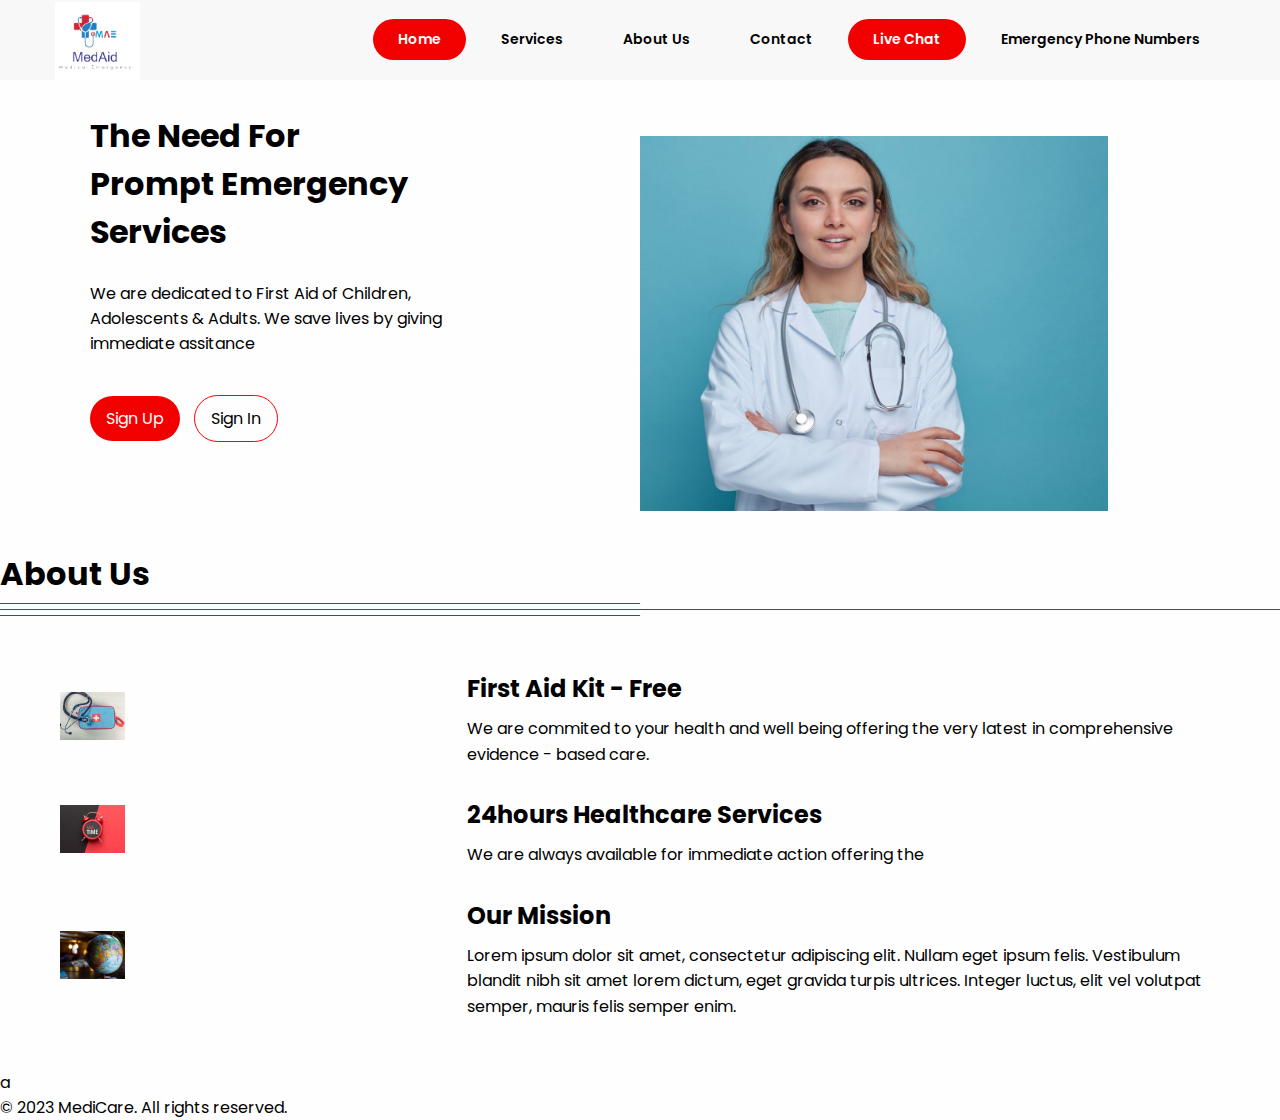
<file: index.html>
<!DOCTYPE html>
<html lang="en">
<head>
    <meta charset="UTF-8">
    <meta name="viewport" content="width=device-width, initial-scale=1.0">
    <title>Medical Emergency Website</title>
    <link rel="stylesheet" href="https://cdnjs.cloudflare.com/ajax/libs/font-awesome/6.4.0/css/all.min.css">
    <link rel="stylesheet" href="style.css">
</head>

<body>
    <header>
        <div class="logo">
            <img src="Assets/med image.jpeg" alt="logo">
        </div>
        <div class="hamburger">
            <div class="line"></div>
            <div class="line"></div>
            <div class="line"></div>
        </div>
        <nav class="nav-bar">
            <ul class="nav-area">
                <li><a href="home.html" class="active">Home</a></li>
                <li><a href="diagnosis.html">Services</a></li>
                <li><a href="aboutus.html">About Us</a></li>
                <li><a href="#Contact">Contact</a></li>
                <li><a href="#Live Chat" class="active">Live Chat</a></li>
                <li><a href="emergencynumbers.html">Emergency Phone Numbers</a></li>
            </ul>
        </nav>
        
    </header>

    <div class="home">
        <div class="main-home">
            <div class="main-inner-home">
                <h1>The Need For</h1>
                <h1>Prompt Emergency</h1>
                <h1>Services</h1>
                <br>
                <p>We are dedicated to First Aid of Children,</p>
                <p>Adolescents & Adults. We save lives by giving</p>
                <p>immediate assitance</p>
                <br>
                <br>
                <a href="signup.html" class="active">Sign Up</a>
                <a href="signin.html" class="inactive">Sign In</a>
            </div>
            <br>
            <div class="main-inner-home">
                <div class="right-content-img">
                    <img src="Assets/Capture 1.jpg" alt="doctor-img">
                </div>
            </div>
        </div>
    </div>

  <header-1>
    <h1>About Us</h1>
    <div class="short-red-line"></div>
    <div class="red-line"></div>
    <div class="short-red-line"></div>
  </header-1>

  <div class="container">
    <div class="about-section">
      <div class="about-image">
        <img src="./Assets/Rectangle 1463.png" alt="Image 1">
      </div>
      <div class="about-text">
        <h2>First Aid Kit - Free</h2>
        <p>We are commited to your health and well being offering the very latest in comprehensive evidence - based care.</p>
      </div>
    </div>

    <div class="about-section">
      <div class="about-image">
        <img src="./Assets/Rectangle 1464.png" alt="Image 2">
      </div>
      <div class="about-text">
        <h2>24hours Healthcare Services</h2>
        <p>We are always available for immediate action offering the </p>
      </div>
    </div>

    <div class="about-section">
      <div class="about-image">
        <img src="./Assets/Rectangle 1466.png" alt="Image 3">
      </div>
      <div class="about-text">
        <h2>Our Mission</h2>
        <p>Lorem ipsum dolor sit amet, consectetur adipiscing elit. Nullam eget ipsum felis. Vestibulum blandit nibh sit amet lorem dictum, eget gravida turpis ultrices. Integer luctus, elit vel volutpat semper, mauris felis semper enim.</p>
      </div>
    </div>
  </div>a
</body>
</html>


    <script>
        hamburger = document.querySelector(".hamburger");
        hamburger.onclick = function() {
            navBar = document.querySelector(".nav-bar");
            navBar.classList.toggle("active");
        }
    </script>
    <footer>
        <p>&copy; 2023 MediCare. All rights reserved.</p>
      </footer>
</body>

</html>
</file>
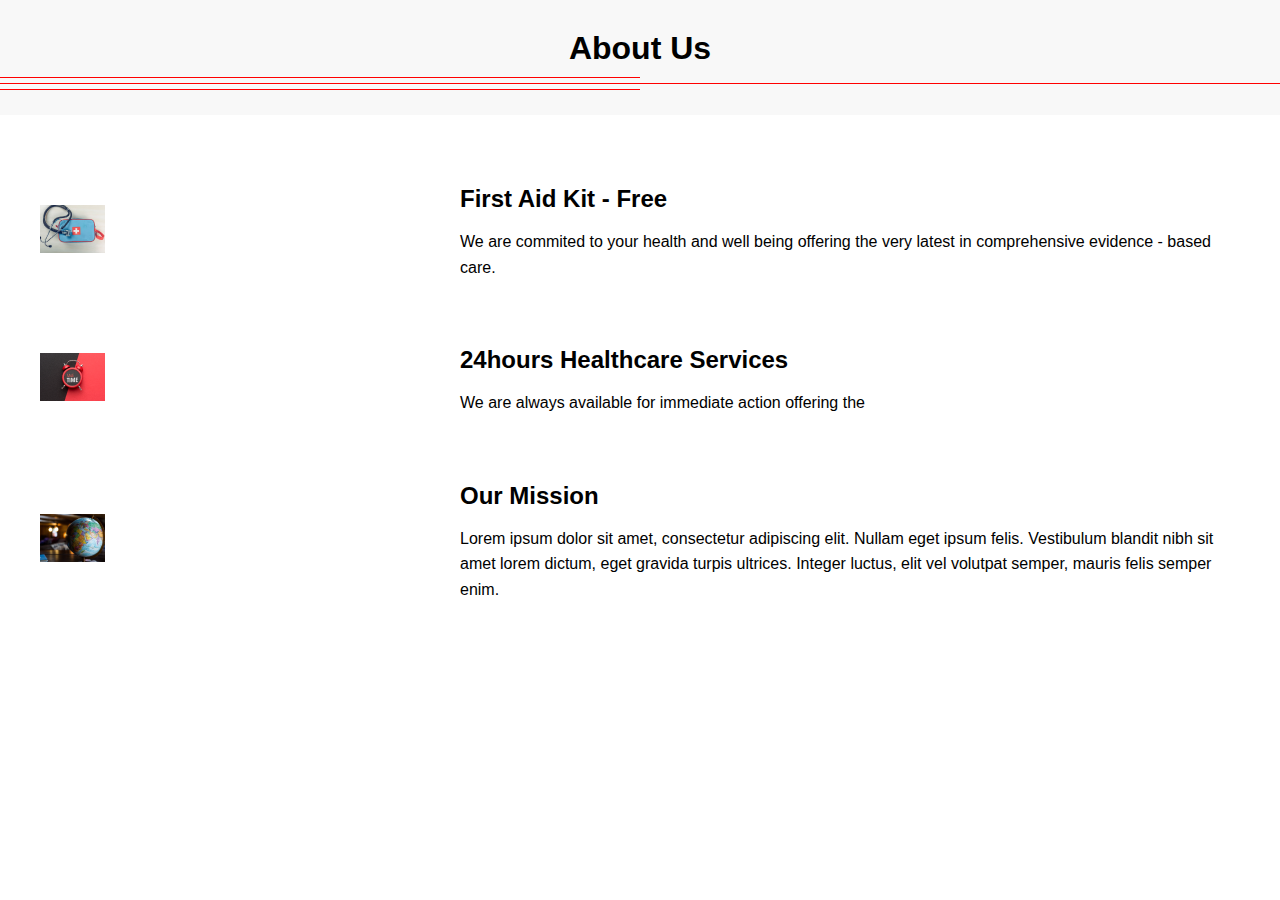
<file: aboutus.html>
<!DOCTYPE html>
<html lang="en">
<head>
  <meta charset="UTF-8">
  <meta name="viewport" content="width=device-width, initial-scale=1.0">
  <title>About Us</title>
  <link rel="stylesheet" href="aboutus.css">
</head>
<body>
  <header>
    <h1>About Us</h1>
    <div class="short-red-line"></div>
    <div class="red-line"></div>
    <div class="short-red-line"></div>
  </header>

  <div class="container">
    <div class="about-section">
      <div class="about-image">
        <img src="./Assets/Rectangle 1463.png" alt="Image 1">
      </div>
      <div class="about-text">
        <h2>First Aid Kit - Free</h2>
        <p>We are commited to your health and well being offering the very latest in comprehensive evidence - based care.</p>
      </div>
    </div>

    <div class="about-section">
      <div class="about-image">
        <img src="./Assets/Rectangle 1464.png" alt="Image 2">
      </div>
      <div class="about-text">
        <h2>24hours Healthcare Services</h2>
        <p>We are always available for immediate action offering the </p>
      </div>
    </div>

    <div class="about-section">
      <div class="about-image">
        <img src="./Assets/Rectangle 1466.png" alt="Image 3">
      </div>
      <div class="about-text">
        <h2>Our Mission</h2>
        <p>Lorem ipsum dolor sit amet, consectetur adipiscing elit. Nullam eget ipsum felis. Vestibulum blandit nibh sit amet lorem dictum, eget gravida turpis ultrices. Integer luctus, elit vel volutpat semper, mauris felis semper enim.</p>
      </div>
    </div>
  </div>
</body>
</html>
</file>
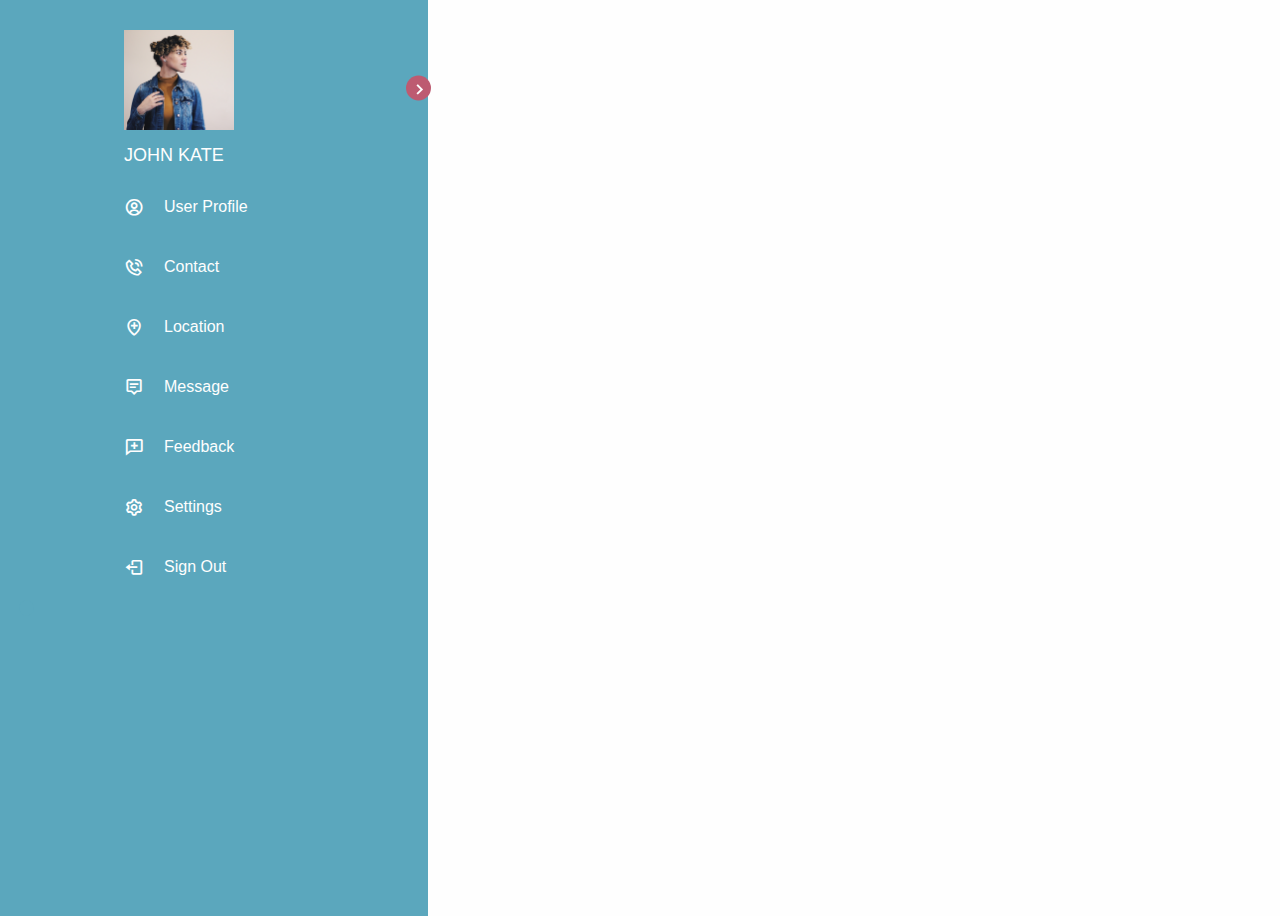
<file: dashboard.html>
<!DOCTYPE html>
<html>

<head>
  <title>Medical Dashboard</title>
  <link rel="stylesheet" href="dashboard.css">
  <link href='https://unpkg.com/boxicons@2.1.4/css/boxicons.min.css' rel='stylesheet'>
</head>

<body>
  <nav class="sidebar">
    <header>
      <div class="dashboard-image">
        <span class="image">
          <img src="Assets/Rectangle 1489 rrr.png" alt="profile-picture">
        </span>
        
        <div class="text-header-text">
          <span class="name">JOHN KATE</span>
        </div>
      </div>

      <i class='bx bx-chevron-right toggle' ></i>
    </header>

    <div class="menu-bar">
      <div class="menu">
        <!-- <li class="search-box">
            <i class='bx bx-search search-tag'></i>
            <input type="search" placeholder="Search...">
        </li> -->
        <ul class="menu-links">
          <li class="nav-link">
            <a href="#">
              <i class='bx bx-user-circle icon'></i>
              <span class="text nav-text">User Profile</span>
            </a>
          </li>
          <li class="nav-link">
            <a href="emergencynumbers.html">
              <i class='bx bx-phone-call icon'></i>
              <span class="text nav-text">Contact </span>
            </a>
          </li>
          <li class="nav-link">
            <a href="location.html">
              <i class='bx bx-location-plus icon'></i>
              <span class="text nav-text">Location</span>
            </a>
          </li>
          <li class="nav-link">
            <a href="#">
              <i class='bx bx-message-alt-detail icon'></i>
              <span class="text nav-text">Message</span>
            </a>
          </li>
          <li class="nav-link">
            <a href="feedback.html">
              <i class='bx bx-comment-add icon'></i>
              <span class="text nav-text">Feedback</span>
            </a>
          </li>
          <li class="nav-link">
            <a href="#">
              <i class='bx bx-cog icon'></i>
              <span class="text nav-text">Settings</span>
            </a>
          </li>
          <li class="nav-link">
            <a href="#">
              <i class='bx bx-log-out icon'></i>
              <span class="text nav-text">Sign Out</span>
            </a>
          </li>
        </ul>
        <div class="toggle-switch">
          <span class="switch"></span>
        </div>
        <!-- <div class="bottom-content">
          <li class="mode">
            <div class="moon-sun">
              <i class='bx bx-moon icon'></i>
              <i class='bx bx-sun icon'></i>
            </div>
            <span >

            </span>
          </li>

        </div> -->
      </div>
    </div>


  </nav>

  <script src="dashboard.js"></script>
  <!-- <div class="container">
    <div class="sidebar">
      <h2>Medical Dashboard</h2>
      <ul>
        <li class="active">User Profile</li>
        <li>Medical Records</li>
        <li>Appointments</li>
        <li>Prescriptions</li>
        <li>Settings</li>
      </ul>
    </div>

     ... Existing code ... -->

    <!-- <div class="main-content">
      <div id="userProfileSection">
        <h1>User Profile</h1>
        <div class="profile">
          <img src="profile image.jpg" alt="User Avatar">
          <div class="profile-details">
            <h3 id="userName">John Doe</h3>
            <p>Age: <span id="userAge">35</span></p>
            <p>Gender: <span id="userGender">Male</span></p>
            <p>Email: <span id="userEmail">john.doe@example.com</span></p>
            <p>Phone: <span id="userPhone">+230 8000000000</span></p>
          </div>
        </div>

      <div id="medicalRecordsSection" style="display: none;">
        <h1>Medical Records</h1>
        
      </div>

      <div id="appointmentsSection" style="display: none;">
        <h1>Appointments</h1>
        ... Add content for Appointments section ... -->
      <!-- </div>

      <div id="prescriptionsSection" style="display: none;">
        <h1>Prescriptions</h1>
         ... Add content for Prescriptions section ... -->
      <!-- </div> -->

      <!-- <div id="settingsSection" style="display: none;">
        <h1>Settings</h1>
         ... Add content for Settings section ... -->
      <!-- </div>
    </div>   -->


</body>

</html>
</file>
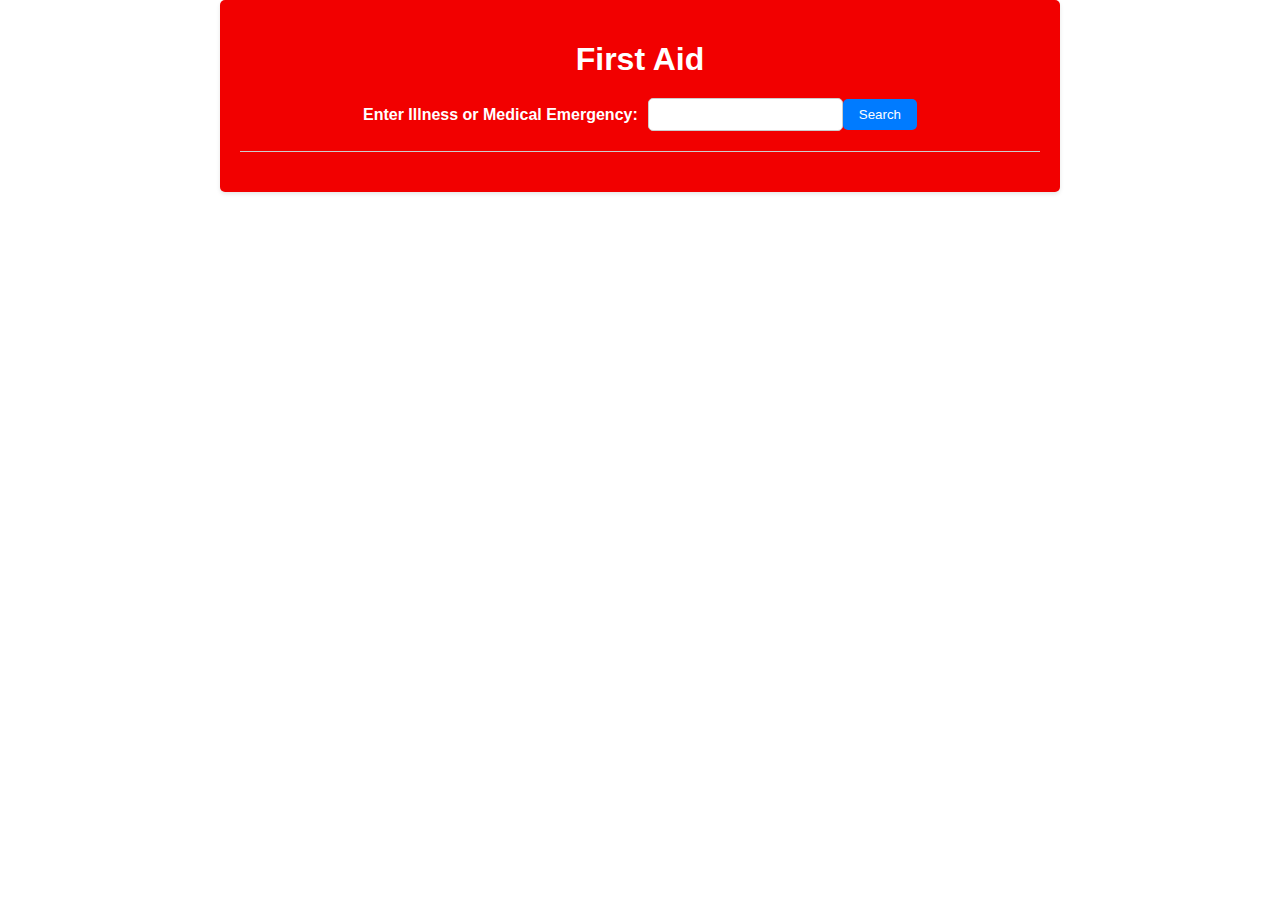
<file: diagnosis.html>
<!DOCTYPE html>
<html lang="en">

<head>
  <meta charset="UTF-8">
  <meta name="viewport" content="width=device-width, initial-scale=1.0">
  <title>Medical Diagnosis</title>
  <link rel="stylesheet" href="diagnosis.css">
</head>

<body>
  <div class="container">
    <h1>First Aid</h1>
    <form>
      <label for="illness">Enter Illness or Medical Emergency:</label>
      <input type="text" id="illness" required>
      <button type="button" onclick="searchIllness()">Search</button>
    </form>

    <div id="result">
      <!-- Result will be displayed here -->
    </div>
  </div>

  <script src="diagnosis.js"></script>
</body>

</html>
</file>
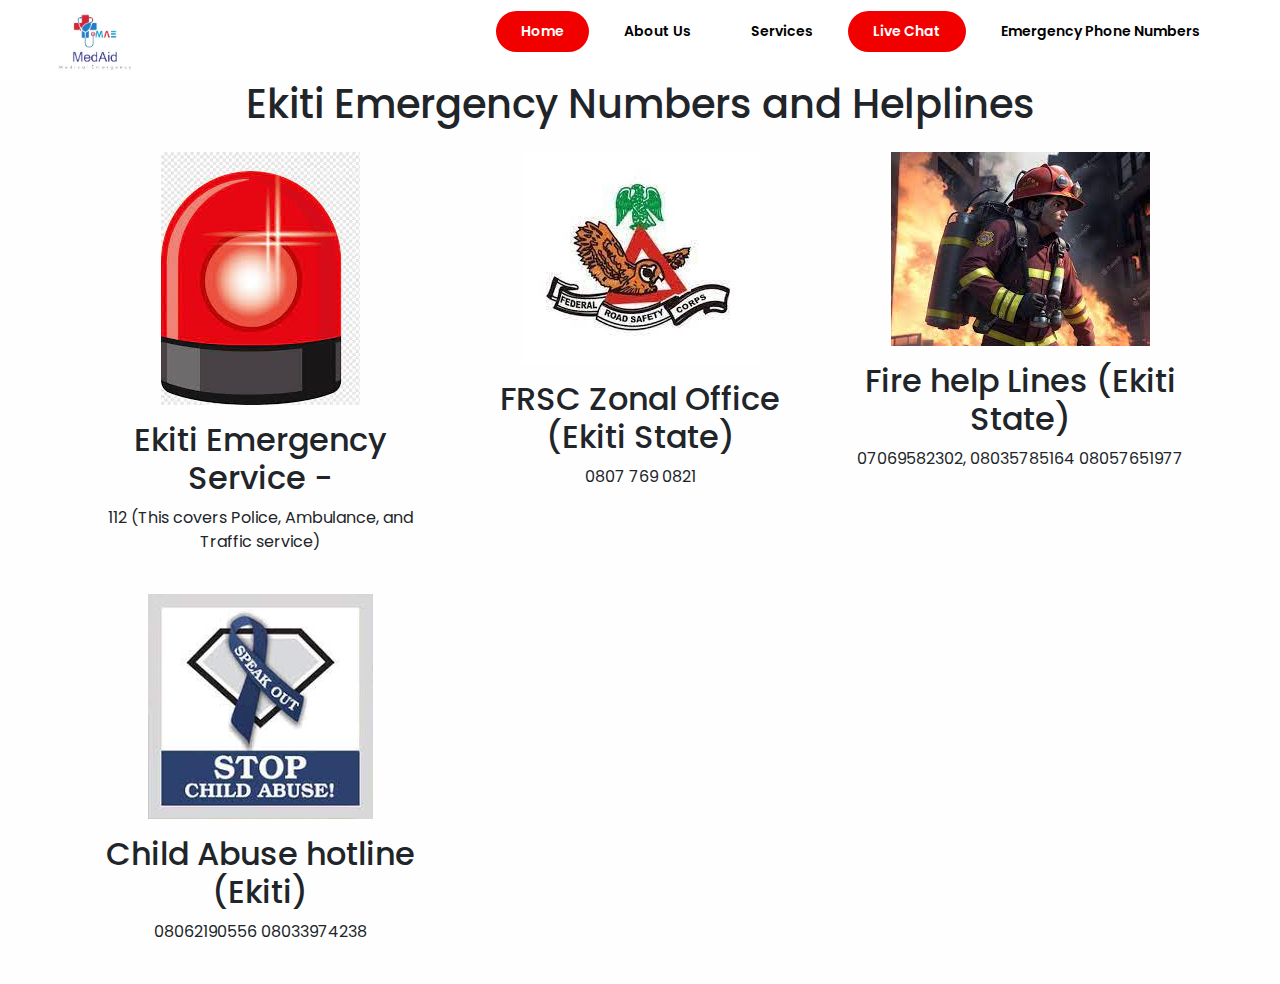
<file: emergencynumbers.html>
<!DOCTYPE html>
<html lang="en">
<head>
    <meta charset="UTF-8">
    <meta name="viewport" content="width=device-width, initial-scale=1.0">
    <title>Document</title>
    <link rel="stylesheet" href="https://cdnjs.cloudflare.com/ajax/libs/font-awesome/6.4.0/css/all.min.css">
    <link rel="stylesheet" href="https://maxcdn.bootstrapcdn.com/bootstrap/4.5.2/css/bootstrap.min.css">
    <link rel="stylesheet" href="emergencynumbers.css">
</head>
<body>
    <header>
        <div class="logo">
            <img src="Assets/med image.jpeg" alt="logo">
        </div>
        <div class="hamburger">
            <div class="line"></div>
            <div class="line"></div>
            <div class="line"></div>
        </div>
        <nav class="nav-bar">
            <ul class="nav-area">
                <li><a href="#Home" class="active">Home</a></li>
                <li><a href="#About Us">About Us</a></li>
                <li><a href="#Services">Services</a></li>
                <li><a href="#Live Chat" class="active">Live Chat</a></li>
                <li><a href="emergencynumbers.html">Emergency Phone Numbers</a></li>
            </ul>
        </nav>
    </header>
    <div class="container">
        <h1 class="text-center mb-4">Ekiti Emergency Numbers and Helplines</h1>
        <div class="row">
          <div class="col-lg-4 mb-4">
            <div class="emergency-info text-center">
              <img src="./Assets/redalarm.jpg" alt="Police" class="img-fluid mb-3">
              <h2>Ekiti Emergency Service -</h2>
              <p class="phone-number">
                
                112 (This covers Police, Ambulance, and Traffic service)
              </p>
            </div>
          </div>
          <div class="col-lg-4 mb-4">
            <div class="emergency-info text-center">
              <img src="./Assets/frsc-logo.jpg" alt="Ambulance" class="img-fluid mb-3">
              <h2>FRSC Zonal Office (Ekiti State)</h2>
              <p class="phone-number">0807 769 0821</p>
            </div>
          </div>
          <div class="col-lg-4 mb-4">
            <div class="emergency-info text-center">
              <img src="./Assets/fire.jpg" alt="Fire" class="img-fluid mb-3">
              <h2>Fire help Lines (Ekiti State)</h2>
              <p class="phone-number">07069582302, 08035785164  08057651977</p>
            </div>
          </div>
    
          <div class="col-lg-4 mb-4">
            <div class="emergency-info text-center">
              <img src="./Assets/child-abuse.jpg" alt="Fire" class="img-fluid mb-3">
              <h2>Child Abuse hotline (Ekiti)</h2>
              <p class="phone-number">08062190556   08033974238</p>
            </div>
          </div>
          <!-- Add more emergency numbers and images as needed -->
        </div>
      </div>
    
    <footer>
        <!-- ... Your footer content ... -->
    </footer>

    <script src="script.js"></script>
</body>
</file>
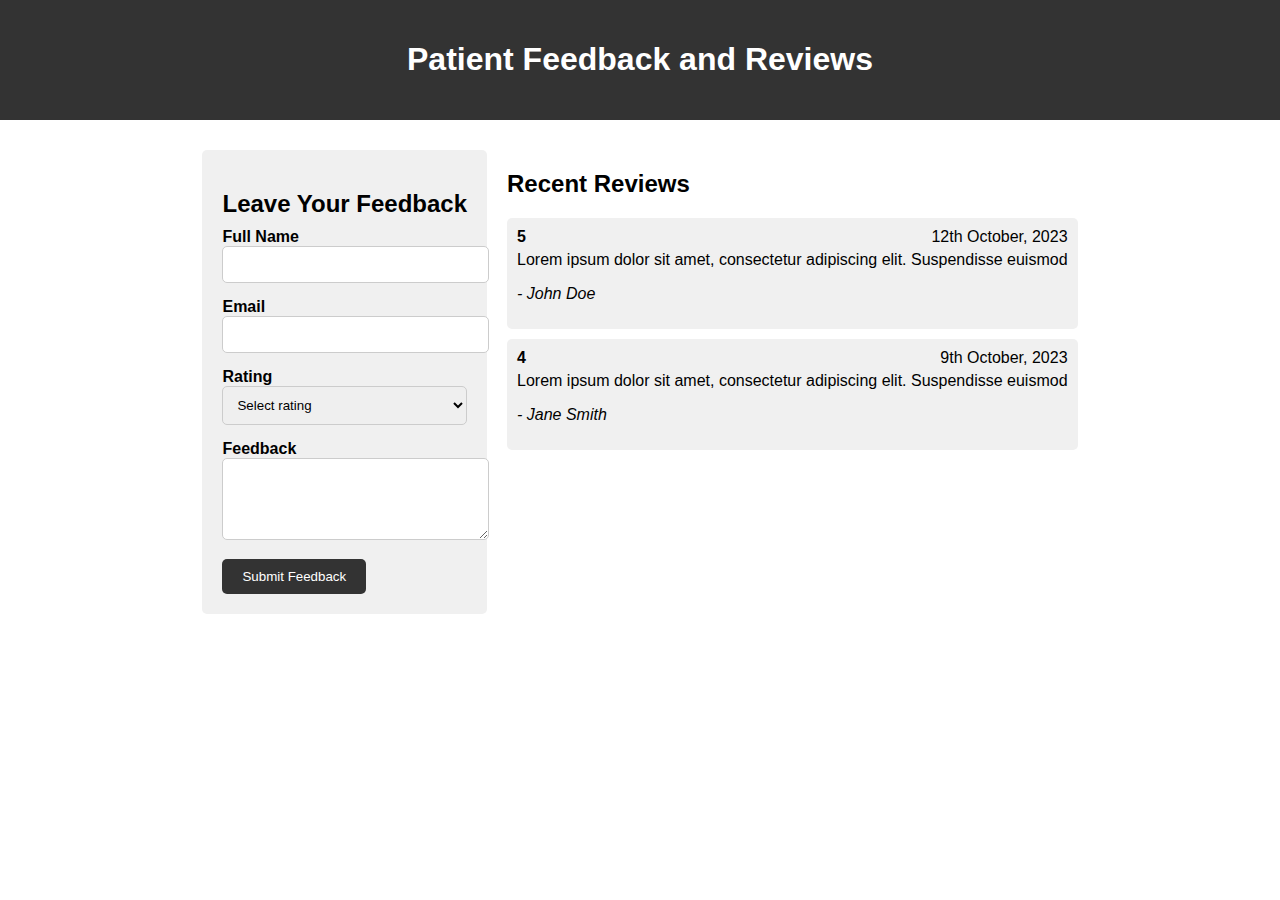
<file: feedback.html>
<!DOCTYPE html>
<html lang="en">

<head>
  <meta charset="UTF-8">
  <meta name="viewport" content="width=device-width, initial-scale=1.0">
  <title>Patient Feedback and Reviews</title>
  <link rel="stylesheet" href="feedback.css">
</head>

<body>
  <header>
    <h1>Patient Feedback and Reviews</h1>
  </header>

  <main>
    <div class="feedback-form">
      <h2>Leave Your Feedback</h2>
      <form>
        <div class="form-group">
          <label for="fullName">Full Name</label>
          <input type="text" id="fullName" required>
        </div>

        <div class="form-group">
          <label for="email">Email</label>
          <input type="email" id="email" required>
        </div>

        <div class="form-group">
          <label for="rating">Rating</label>
          <select id="rating" required>
            <option value="" disabled selected>Select rating</option>
            <option value="5">5 - Excellent</option>
            <option value="4">4 - Very Good</option>
            <option value="3">3 - Good</option>
            <option value="2">2 - Fair</option>
            <option value="1">1 - Poor</option>
          </select>
        </div>

        <div class="form-group">
          <label for="feedback">Feedback</label>
          <textarea id="feedback" rows="4" required></textarea>
        </div>

        <button type="submit">Submit Feedback</button>
      </form>
    </div>

    <div class="reviews">
      <h2>Recent Reviews</h2>
      <div class="review">
        <div class="review-header">
          <span class="review-rating">5</span>
          <span class="review-date">12th October, 2023</span>
        </div>
        <p class="review-feedback">Lorem ipsum dolor sit amet, consectetur adipiscing elit. Suspendisse euismod</p>
        <p class="review-author">- John Doe</p>
      </div>

      <div class="review">
        <div class="review-header">
          <span class="review-rating">4</span>
          <span class="review-date">9th October, 2023</span>
        </div>
        <p class="review-feedback">Lorem ipsum dolor sit amet, consectetur adipiscing elit. Suspendisse euismod</p>
        <p class="review-author">- Jane Smith</p>
      </div>
      <!-- Add more reviews here -->
    </div>
  </main>

  <script src="feedback.js"></script>
</body>

</html>
</file>
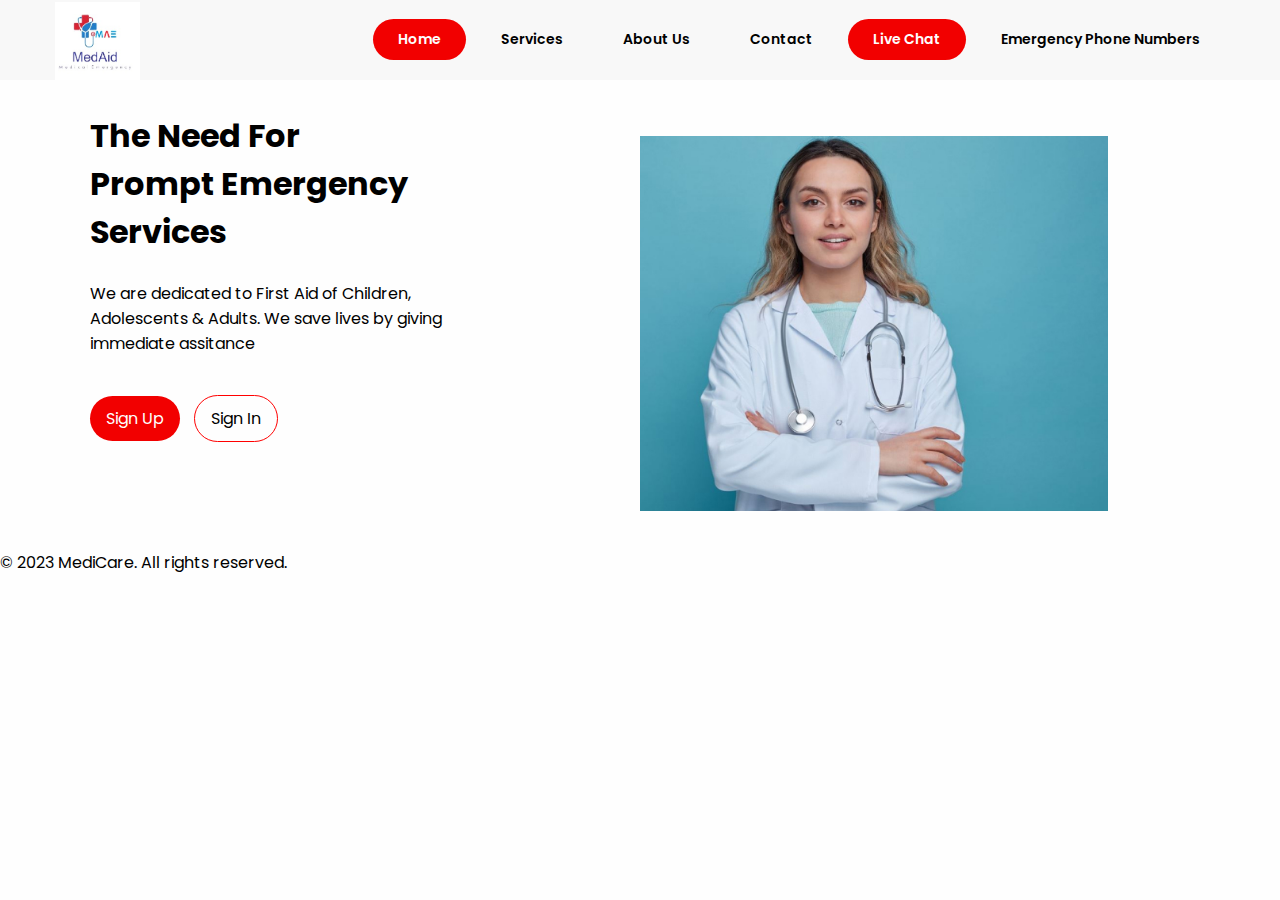
<file: home.html>
<!DOCTYPE html>
<html lang="en">
<head>
    <meta charset="UTF-8">
    <meta name="viewport" content="width=device-width, initial-scale=1.0">
    <title>Medical Emergency Website</title>
    <link rel="stylesheet" href="https://cdnjs.cloudflare.com/ajax/libs/font-awesome/6.4.0/css/all.min.css">
    <link rel="stylesheet" href="style.css">
</head>

<body>
    <header>
        <div class="logo">
            <img src="Assets/med image.jpeg" alt="logo">
        </div>
        <div class="hamburger">
            <div class="line"></div>
            <div class="line"></div>
            <div class="line"></div>
        </div>
        <nav class="nav-bar">
            <ul class="nav-area">
                <li><a href="index.html" class="active">Home</a></li>
                <li><a href="#Services">Services</a></li>
                <li><a href="aboutus.html">About Us</a></li>
                <li><a href="#Contact">Contact</a></li>
                <li><a href="#Live Chat" class="active">Live Chat</a></li>
                <li><a href="emergencynumbers.html">Emergency Phone Numbers</a></li>
            </ul>
        </nav>
        
    </header>

    <div class="home">
        <div class="main-home">
            <div class="main-inner-home">
                <h1>The Need For</h1>
                <h1>Prompt Emergency</h1>
                <h1>Services</h1>
                <br>
                <p>We are dedicated to First Aid of Children,</p>
                <p>Adolescents & Adults. We save lives by giving</p>
                <p>immediate assitance</p>
                <br>
                <br>
                <a href="signup.html" class="active">Sign Up</a>
                <a href="signin.html" class="inactive">Sign In</a>
            </div>
            <br>
            <div class="main-inner-home">
                <div class="right-content-img">
                    <img src="Assets/Capture 1.jpg" alt="doctor-img">
                </div>
            </div>
        </div>
    </div>

</body>
</html>


    <script>
        hamburger = document.querySelector(".hamburger");
        hamburger.onclick = function() {
            navBar = document.querySelector(".nav-bar");
            navBar.classList.toggle("active");
        }
    </script>
    <footer>
        <p>&copy; 2023 MediCare. All rights reserved.</p>
      </footer>
</body>

</html>
</file>
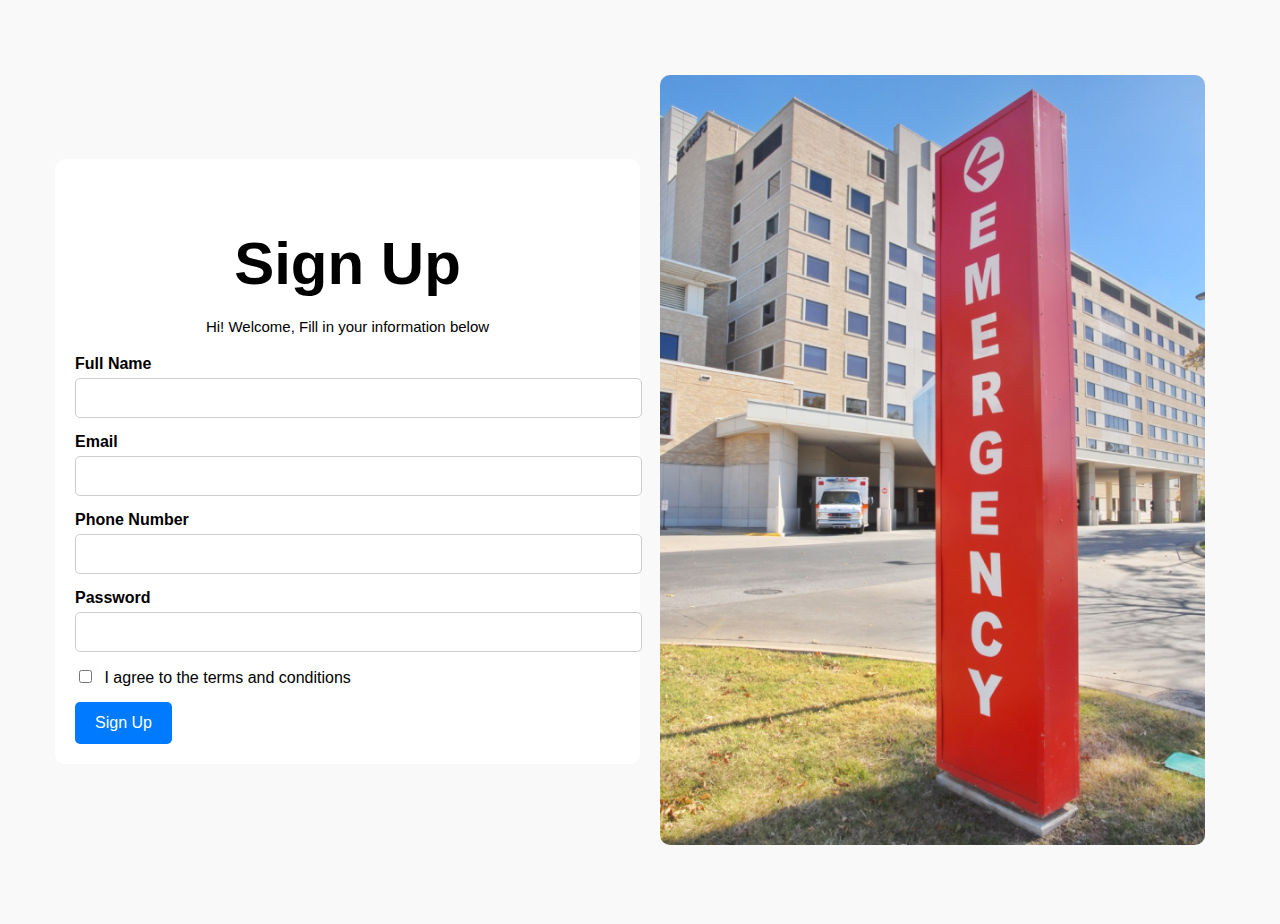
<file: signup.html>
<!DOCTYPE html>
<html lang="en">

<head>
  <meta charset="UTF-8">
  <meta name="viewport" content="width=device-width, initial-scale=1.0">
  <title>Sign Up</title>
  <link rel="stylesheet" href="https://cdnjs.cloudflare.com/ajax/libs/font-awesome/6.4.0/css/all.min.css">
  <link rel="stylesheet" href="signup.css">
</head>

<body>
  <div class="container">
    <div class="user-profile">
      <h2>Sign Up</h2>
      <p>Hi! Welcome, Fill in your information below</p>
      <form id="signupForm">
        <div class="form-group">
          <label for="fullName">Full Name</label>
          <input type="text" id="fullName" class="form-control" required>
        </div>

        <div class="form-group">
          <label for="email">Email</label>
          <input type="email" id="email" class="form-control" required>
        </div>

        <div class="form-group">
          <label for="phoneNumber">Phone Number</label>
          <input type="tel" id="phoneNumber" class="form-control" required>
        </div>

        <div class="form-group">
          <label for="password">Password</label>
          <input type="password" id="password" class="form-control" required>
        </div>
        
        <div class="form-check">
          <input type="checkbox" id="agreeTerms" class="form-check-input">
          <label for="agreeTerms" class="form-check-label">I agree to the terms and conditions</label>
        </div>
        <button type="submit" class="btn btn-primary">Sign Up</button>
      </form>
    </div>
    <div class="image-container">
      <img src="Assets/emergencylogo.jpg" alt="Sign Up Image">
    </div>
  </div>

  <script src="signup.js"></script>
  
</body>

</html>
</file>
<file: style.css>
@import url("https://fonts.googleapis.com/css2?family=Montserrat&family=Poppins:wght@100;200;300;400;500;600;700&display=swap");

* {
  font-family: "Poppins", sans-serif;
  margin: 0;
  padding: 0;
  list-style: none;
  box-sizing: border-box;
  text-decoration: none;
}

body {
  background-color: #fefefe;
}

header {
  width: 100%;
  height: 80px;
  display: flex;
  align-items: center;
  justify-content: space-between;
  padding: 0 100px;
  background-color: #f8f8f8;
  text-align: center;
  padding: 20px 0;
}

.logo img {
  width: 90px;
  float: left;
  padding-left: 5%;
  padding-top: 2%;
}

.hamburger {
  display: none;
}

.nav-bar ul {
  display: flex;
}
.nav-bar ul li a {
  display: block;
  color: black;
  font-size: 14px;
  font-weight: 600;
  padding: 10px 25px;
  border-radius: 50px;
  transition: 0.2s;
  margin: 0 5px;
  margin-bottom: 1px;
}

.nav-bar ul li a:hover {
  color: #fefefe;
  background: #f20000;
}

.nav-bar ul li a.active {
  color: #fefefe;
  background: #f20000;
}

.home {
  padding: 2rem 7%;
  width: 100%;
  background-color: #fefefe;
}
.main-home {
  display: flex;
  flex-wrap: wrap;
}
.main-inner-home {
  flex: 1 1 20rem;
}

.main-inner-home a.active {
  background: #f20000;
  color: #fefefe;
  padding: 0.7rem 1rem;
  border-radius: 50px;
}
.main-inner-home a.inactive {
  color: black;
  padding: 0.7rem 1rem;
  border-radius: 50px;
  border: 1px solid red;
  margin-left: 10px;
}
.main-inner-home .right-content-img img {
  width: 85%;
  margin-top: 1.5rem;
}

header h1 {
  font-size: 32px;
  margin: 10px;
  text-align: center;
}

.red-line {
  height: 1px;
  background-color: red;
  margin: 5px 0;
}

.short-red-line {
  height: 1px;
  background-color: red;
  margin: 5px 0;
  width: 50%;
}

.container {
  max-width: 1200px;
  margin: auto;
  padding: 20px;
}

.about-section {
  display: flex;
  align-items: center;
  margin: 30px 0;
}

.about-image {
  flex: 1;
  margin-right: 30px;
}

.about-image img {
  max-width: 100%;
}

.about-text {
  flex: 2;
}

.about-text h2 {
  font-size: 24px;
  margin-bottom: 10px;
}

.about-text p {
  font-size: 16px;
  line-height: 1.6;
}

@media only screen and (max-width: 1320px) {
  header {
    padding: 0 50px;
  }
}

@media only screen and (max-width: 1100px) {
  header {
    padding: 0 30px;
  }
}

@media only screen and (max-width: 900px) {
  .hamburger {
    display: block;
    cursor: pointer;
  }
  .hamburger .line {
    width: 30px;
    height: 3px;
    background: #f20000;
    margin: 6px 0;
  }
  .nav-bar {
    height: 0;
    position: absolute;
    top: 80px;
    left: 0;
    right: 0;
    width: 100vw;
    background: #fefefe;
    transition: 0.2s;
    overflow: hidden;
  }
  .nav-bar.active {
    height: 450px;
  }
  .nav-bar ul {
    display: block;
    width: fit-content;
    margin: 80px auto 0 auto;
    text-align: center;
    transition: 0.5s;
    opacity: 0;
  }
  .nav-bar.active ul {
    opacity: 1;
  }
  nav-bar ul li a {
    margin-bottom: 12px;
  }
  .main-home {
    padding-top: 28rem;
  }
  .main-inner-home .right-content-img img {
    width: 85%;
    padding-top: 2rem;
    /* padding: 2rem;
    margin-left: 25px; */
  }
}

/* .container {
  padding: relative;
  padding-right: 100px;
}

 h1, p {
   align-items: left; 
  margin: 10px 0; 
  justify-content: left;
  align-items: center;
  flex-wrap: wrap; 
 }  */
/* .rightImage {
  size: 50px;
  width: 2px;
  float: left;
  padding-left: 5%;
  padding-top: 2%; 
   position: absolute;
  top: 0;
  right: 0;
  width: 60px;
  height: 300px; 
 } */

/* .h1{
  display: flex;
  align-items: center;
  flex-wrap: wrap;
}
.main-inner-home {
  flex: 1 1 45rem;
}
.main-inner-home .right-content-img {
  position: absolute;
  top: 0;
  right: 0;
  width: 100px;
} */

/* main {
  width: 100vw;
  height: fit-content;
  display: flex;
  justify-content: center;
}
main.wrapper {
  width: 90vw;
  display: flex;
  align-items: center;
  margin-top: 10px;
}
.wrapper .cont {
  width: 20%;
}
.wrapper .cont:nth-child(2) {
  height: 600px;
  overflow: hidden;
  display: flex;
  align-items: center;
  justify-content: center;
}
.wrapper .cont h1 {
  font-size: 80px;
  color: black;
}
.wrapper .cont a {
  display: inline-block;
  color: black;
  padding: 10px 20px;
  border-radius: 5px;
  margin-top: 30px;
  background-color: #f20000;
} */

/* .*/
/*:root {
  --red: #f20000;
  --blue: #1511e3;
  --light-color: #777;
  --white: #ffffff;
  --black: #000000;
  --box-shadow: 0.5rem 0.5rem 0 rgba(22, 160, 133, 0.2);
  --text-shadow: 0.4rem 0.4rem 0 rgba(0, 0, 0, 0.2);
  --border: 0.2rem solid var(--blue);
}*/

/*.wrapper {
  width: 1170px;
  margin: auto;
}

.body {
  background-color: azure;
}

.nav-area {
  position: absolute;
  float: right;
  list-style: none;
  margin-top: 20px;
  padding-right: 10px;
  background: #fff;
  border-radius: 0.5rem;
  box-shadow: var(--box-shadow);
}
.nav-area li {
  display: inline-block;
}

.nav-area li a {
  color: #000000;
  text-decoration: none;
  padding: 5px 20px;
  font-size: 14px;
}

.nav-area li a:hover {
  background: #1511e3;
  color: #333;
}


/*#menu-btn {
  font-size: 2.5rem;
  border-radius: 0.5rem;
  background: #eee;
  color: var(--blue);
  padding: 1rem 1.5rem;
  cursor: pointer;
 } */

/*.welcome-text {
  position: absolute;
  margin: 20% 30%;
  float: left;
  text-align: left;
  padding-left: 0%;
  padding-top: 0%;
}

.welcome-text h1 {
  text-align: left;
  color: #000000;
  text-transform: uppercase;
  font-size: 64px;
}

.welcome-text p {
  color: #000000;
}*/
</file>
<file: aboutus.css>
body {
  font-family: Arial, sans-serif;
  margin: 0;
  padding: 0;
}

header {
  background-color: #f8f8f8;
  text-align: center;
  padding: 20px 0;
}

header h1 {
  font-size: 32px;
  margin: 10px;
}

.red-line {
  height: 1px;
  background-color: red;
  margin: 5px 0;
}

.short-red-line {
  height: 1px;
  background-color: red;
  margin: 5px 0;
  width: 50%;
}

.container {
  max-width: 1200px;
  margin: auto;
  padding: 20px;
}

.about-section {
  display: flex;
  align-items: center;
  margin: 30px 0;
}

.about-image {
  flex: 1;
  margin-right: 30px;
}

.about-image img {
  max-width: 100%;
}

.about-text {
  flex: 2;
}

.about-text h2 {
  font-size: 24px;
  margin-bottom: 10px;
}

.about-text p {
  font-size: 16px;
  line-height: 1.6;
}
</file>
<file: dashboard.css>
:root{
  /* the colors */
  --body-color: #fefefe;
  --sidebar-color: #5BA7BD;
  --primary-color: #000000;
  --primary-color-light: #f6f5ff;
  --toggle-color: #BD5B71 ;
  --text-color: #fefefe

  /* === Transition ==== */
  --tran-02: all 0.2s ease;
  --tran-03: all 0.3s ease;
  --tran-03: all 0.4s ease;
  --tran-03: all 0.5s ease;
}

body{
  height: 100vh;
  background: var(--body-color);

}
.sidebar{
  position: fixed;
  top: 0;
  left: 0;
  height: 100%;
  width: 400px;
  padding: 10px 14px;
  background: var(--sidebar-color);
  font-family: "Poppins", sans-serif;
}
.sidebar li{
  height: 50px;
  background: #5BA7BD;
  margin-top: 10px;
  list-style: none;
  display: flex;
  align-items: center;
  margin-left: 50px;
  color: #fefefe
}

/* .sidebar li .search-tag{
  margin-left: 30px;
} */
.sidebar li .icon{
  display: flex;
  align-items: center;
  justify-content: center;
  min-width: 60px;
  font-size: 20px;
}
.sidebar li .icon,
.sidebar li .text{
  color: var(--body-color);
  transition: var(--tran-02);
}

.sidebar header{
  position: relative;

}
.sidebar .dashboard-image img{
  padding-top: 20px;
  margin-top: 6px;
  width: 110px;
  display: block;
  margin: 0 auto;
  margin-left: 110px;

}
.sidebar header .text-header-text{
  display: flex;
  flex-direction: column;
  justify-content: center;
  align-items: left;
  height: 100%;
  margin-top: 15px;
  font-size: 18px;
  color: #fefefe;
  font-family: "Poppins", sans-serif;
  margin-left: 110px;
}

.sidebar header .toggle{
  position: absolute;
  top: 50%;
  right: -17px;
  transform: translateY(-50%);
  height: 25px;
  width: 25px;
  background: #BD5B71  ;
  display: flex;
  align-items: center;
  justify-content: center;
  border-radius: 50%;
  color: var(--body-color);
  font-size: 22px;
}
/* .sidebar .search-box{
  background: var(--sidebar-color);
} */

.serach-box input{
  height: 100%;
  width: 100%;
  outline: none;
  border: none;
  border-radius: 6px;
  background: var(--primary-color-light);
}
.sidebar li a{
  height: 100%;
  width: 100%;
  display: flex;
  align-items: center;
  text-decoration: none;
  border-radius: 6px;
  transition: var(--tran-04);
}

.sidebar li a:hover{
  background:#BD5B71;
}

.sidebar li a.icon
.sidebar li a.text {
  color: var(--sidebar-color);

}
.sidebar .menu-bar{
  background: #5BA7BD;
  height: calc(100% - 50px);
  display: flex;
  flex-direction: column;
  justify-content: space-between;
}
.toggle-switch .switch{
  position: relative;
  height: 25Spx;
  width: 44px;
  border-radius: 25px;
  background: var(--toggle-color);
}

.switch:before{
  content: '';
  position: absolute;
  height: 15px;
  width: 15px;
  border-radius: 50%;
  top: 50%;
  left: 5px;
  transform: translateY(-50%);
  background: var(--sidebar-color);
}

/* body {
  font-family: Arial, sans-serif;
  margin: 0;
  padding: 0;
}

.container {
  display: flex;
}

.sidebar {
  background-color: #333;
  color: #fff;
  padding: 20px;
  width: 250px;
}

.sidebar h2 {
  margin-bottom: 20px;
}

.sidebar ul {
  list-style: none;
  padding: 0;
}

.sidebar li {
  cursor: pointer;
  padding: 10px;
}



.sidebar li.active {
  background-color: #444;
}

.main-content {
  padding: 20px;
}

.profile {
  display: flex;
  align-items: center;
  margin-bottom: 20px;
}

.profile img {
  width: 100px;
  height: 100px;
  border-radius: 50%;
  margin-right: 20px;
}

.profile-details {
  color: #333;
}

h1,
h2,
h3 {
  margin-bottom: 10px;
} */
</file>
<file: diagnosis.css>
body {
  font-family: "Poppins", sans-serif;
  background-color: #fff;
  margin: 0;
  padding: 0;
  color: #fff;
}

.container {
  max-width: 800px;
  margin: 0 auto;
  padding: 20px;
  background-color: #f20000;
  border-radius: 5px;
  box-shadow: 0 2px 4px rgba(0, 0, 0, 0.1);
}

h1 {
  text-align: center;
  margin-bottom: 20px;
  color: #fff;
}

form {
  display: flex;
  align-items: center;
  justify-content: center;
  margin-bottom: 20px;
}

label {
  font-weight: bold;
  margin-right: 10px;
  color: #fff;
}

input[type="text"] {
  padding: 8px;
  border: 1px solid #ccc;
  border-radius: 5px;
  outline: none;
}

button {
  padding: 8px 16px;
  background-color: #007bff;
  color: #fff;
  border: none;
  border-radius: 5px;
  cursor: pointer;
}

button:hover {
  background-color: #0056b3;
}

#result {
  border-top: 1px solid #ccc;
  padding-top: 20px;
}

h2 {
  margin-bottom: 10px;
}

p {
  margin-bottom: 10px;
}

img {
  margin-right: 10px;
  margin-bottom: 10px;
  max-width: 200px;
  border: 1px solid #ccc;
  border-radius: 5px;
}

@media (max-width: 600px) {
  form {
    flex-direction: column;
  }

  label {
    margin-bottom: 10px;
  }

  input[type="text"] {
    width: 100%;
  }
}
</file>
<file: emergencynumbers.css>
@import url("https://fonts.googleapis.com/css2?family=Montserrat&family=Poppins:wght@100;200;300;400;500;600;700&display=swap");

* {
  font-family: "Poppins", sans-serif;
  margin: 0;
  padding: 0;
  list-style: none;
  box-sizing: border-box;
  text-decoration: none;
}

body {
  background-color: #fefefe;
}

header {
  width: 100%;
  height: 80px;
  background: white;
  display: flex;
  align-items: center;
  justify-content: space-between;
  padding: 0 100px;
}

.logo img {
  width: 90px;
  float: left;
  padding-left: 5%;
  padding-top: 2%;
}

.hamburger {
  display: none;
}

.nav-bar ul {
  display: flex;
}
.nav-bar ul li a {
  display: block;
  color: black;
  font-size: 14px;
  font-weight: 600;
  padding: 10px 25px;
  border-radius: 50px;
  transition: 0.2s;
  margin: 0 5px;
  margin-bottom: 1px;
}

.nav-bar ul li a:hover {
  color: #fefefe;
  background: #f20000;
}

.nav-bar ul li a.active {
  color: #fefefe;
  background: #f20000;
}
@media only screen and (max-width: 1320px) {
  header {
    padding: 0 50px;
  }
}

@media only screen and (max-width: 1100px) {
  header {
    padding: 0 30px;
  }
}

@media only screen and (max-width: 900px) {
  .hamburger {
    display: block;
    cursor: pointer;
  }
  .hamburger .line {
    width: 30px;
    height: 3px;
    background: #f20000;
    margin: 6px 0;
  }
  .nav-bar {
    height: 0;
    position: absolute;
    top: 80px;
    left: 0;
    right: 0;
    width: 100vw;
    background: #fefefe;
    transition: 0.2s;
    overflow: hidden;
  }
  .nav-bar.active {
    height: 450px;
  }
  .nav-bar ul {
    display: block;
    width: fit-content;
    margin: 80px auto 0 auto;
    text-align: center;
    transition: 0.5s;
    opacity: 0;
  }
  .nav-bar.active ul {
    opacity: 1;
  }
  nav-bar ul li a {
    margin-bottom: 12px;
  }

  .container {
    margin: 40 0 0 40;
    padding: 0;
    display: flex;
    justify-content: center;
    align-items: center;
    flex-wrap: wrap;
  }

  header {
    text-align: center;
    margin-bottom: 40px;
    padding: 20px 0;
  }

  header h1 {
    font-size: 28px;
    font-weight: bold;
    margin: 0;
  }

  .emergency-info {
    background-color: #ffffff;
    padding: 20px;
    border-radius: 10px;
  }

  .emergency-info img {
    max-width: 100px;
    margin-bottom: 15px;
  }

  h2 {
    font-size: 20px;
    font-weight: bold;
    margin: 0 0 10px;
  }

  .phone-number {
    font-size: 18px;
    margin: 0;
  }

  /* Media Queries */
  @media (max-width: 768px) {
    header {
      padding: 10px 0;
    }

    header h1 {
      font-size: 24px;
    }

    .emergency-info {
      margin-bottom: 20px;
    }
  }

  @media (max-width: 576px) {
    header {
      padding: 5px 0;
    }

    header h1 {
      font-size: 20px;
    }

    .emergency-info {
      padding: 15px;
    }

    .emergency-info img {
      max-width: 80px;
      margin-bottom: 10px;
    }

    h2 {
      font-size: 18px;
    }

    .phone-number {
      font-size: 16px;
    }
  }

  /* .main-home {
    padding-top: 28rem;
  }
  .main-inner-home .right-content-img img {
    width: 85%;
    padding-top: 2rem;
    /* padding: 2rem;
      margin-left: 25px; */
  /* } */
}
</file>
<file: feedback.css>
body {
  font-family: Arial, sans-serif;
  margin: 0;
  padding: 0;
}

header {
  background-color: #333;
  color: #fff;
  text-align: center;
  padding: 20px;
}

main {
  display: flex;
  flex-wrap: wrap;
  justify-content: center;
  padding: 20px;
}

.feedback-form {
  max-width: 400px;
  background-color: #f0f0f0;
  padding: 20px;
  margin: 10px;
  border-radius: 5px;
}

.feedback-form h2 {
  margin-bottom: 10px;
}

.form-group {
  margin-bottom: 15px;
}

.form-group label {
  display: block;
  font-weight: bold;
}

.form-group input,
.form-group select,
.form-group textarea {
  width: 100%;
  padding: 10px;
  border: 1px solid #ccc;
  border-radius: 5px;
}

.form-group textarea {
  resize: vertical;
}

button {
  background-color: #333;
  color: #fff;
  padding: 10px 20px;
  border: none;
  border-radius: 5px;
  cursor: pointer;
}

button:hover {
  background-color: #444;
}

.reviews {
  max-width: 600px;
  margin: 10px;
}

.review {
  background-color: #f0f0f0;
  padding: 10px;
  margin: 10px 0;
  border-radius: 5px;
}

.review-header {
  display: flex;
  justify-content: space-between;
  align-items: center;
  margin-bottom: 5px;
}

.review-rating {
  font-weight: bold;
}

.review-feedback {
  margin: 5px 0;
}

.review-author {
  font-style: italic;
}

@media (max-width: 768px) {
  .feedback-form {
    max-width: 100%;
  }

  .reviews {
    max-width: 100%;
  }
}
</file>
<file: signup.css>
body {
  font-family: Arial, sans-serif;
  background-color: #f9f9f9;
  margin: 0;
  padding: 0;
}

.container {
  display: flex;
  justify-content: space-evenly;
  align-items: center;
  padding: 55px;
  max-width: 1200px;
  margin: 0 auto;
}

.user-profile {
  flex: 1;
  padding: 20px;
  background-color: #fff;
  border-radius: 10px;
}

.user-profile h2 {
  font-size: 60px;
  margin-bottom: 20px;
  text-align: center;
}

.user-profile p {
  font-size: 15px;
  margin-bottom: 20px;
  text-align: center;
}

.form-group {
  margin-bottom: 15px;
}

.form-group label {
  display: block;
  font-size: 16px;
  font-weight: bold;
  margin-bottom: 5px;
}

.form-control {
  width: 100%;
  padding: 10px;
  border: 1px solid #ccc;
  border-radius: 5px;
  font-size: 16px;
}

.form-check {
  margin-bottom: 15px;
}

.form-check-label {
  font-size: 16px;
  display: inline-block;
  margin-left: 5px;
}

.btn {
  padding: 12px 20px;
  border-radius: 5px;
  font-size: 16px;
  color: #fff;
  background-color: #007bff;
  border: none;
  cursor: pointer;
}

.image-container {
  flex: 1;
  padding: 20px;
}

.image-container img {
  max-width: 100%;
  border-radius: 10px;
}

/* Media queries for responsiveness */
@media (max-width: 768px) {
  .container {
    flex-direction: column;
  }
}
</file>
